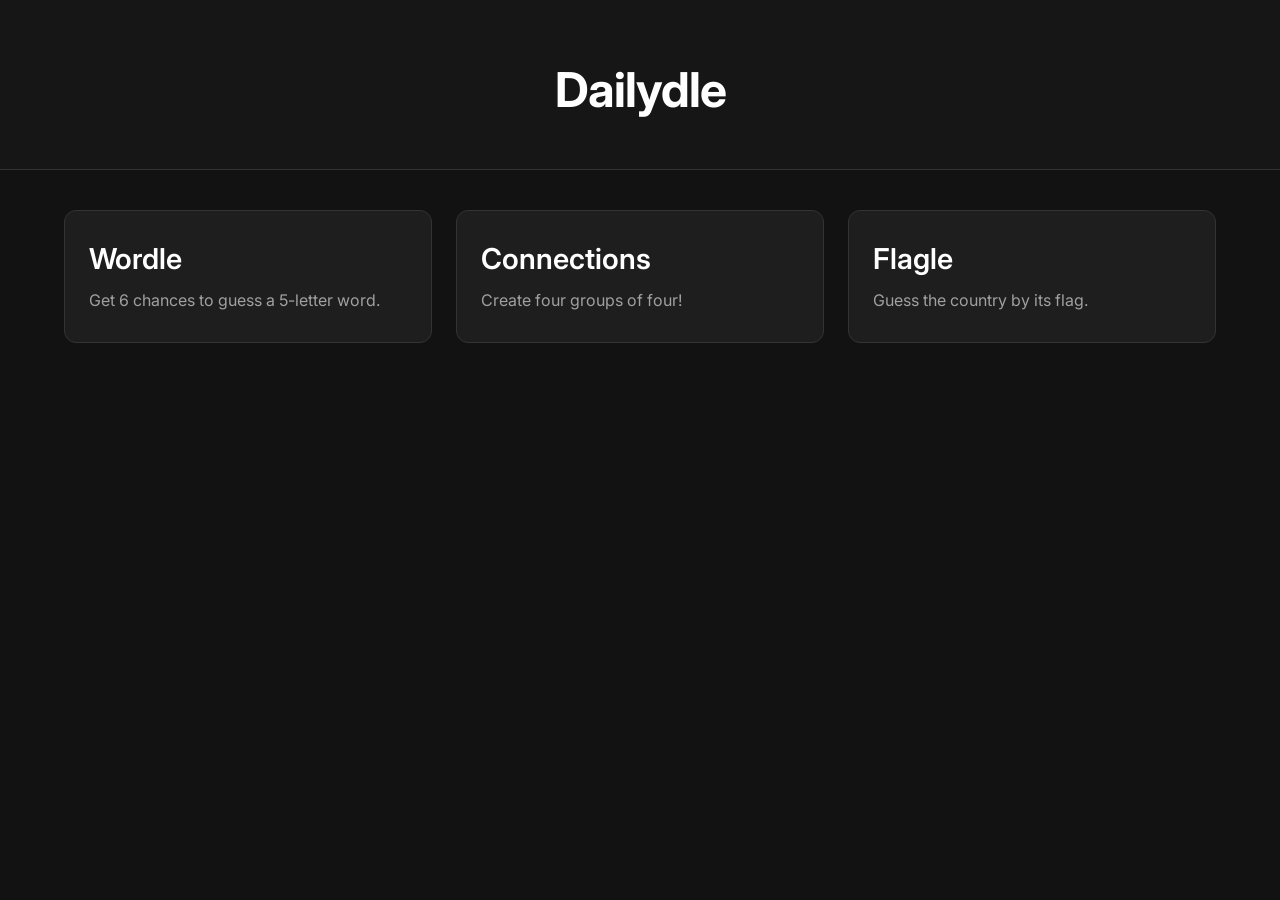
<file: index.html>
<!DOCTYPE html>
<html lang="en">
<head>
    <meta charset="UTF-8">
    <meta name="viewport" content="width=device-width, initial-scale=1.0">
    <title>Dailydle</title>
    <link rel="preconnect" href="https://fonts.googleapis.com">
    <link rel="preconnect" href="https://fonts.gstatic.com" crossorigin>
    <link href="https://fonts.googleapis.com/css2?family=Inter:wght@400;600;700&display=swap" rel="stylesheet">
    <link rel="stylesheet" href="style.css">
</head>
<body>
    <header class="hub-header">
        <h1>Dailydle</h1>
    </header>
    <main class="grid-container" id="menu-container"></main>
    <script src="hub.js"></script>
</body>
</html>
</file>
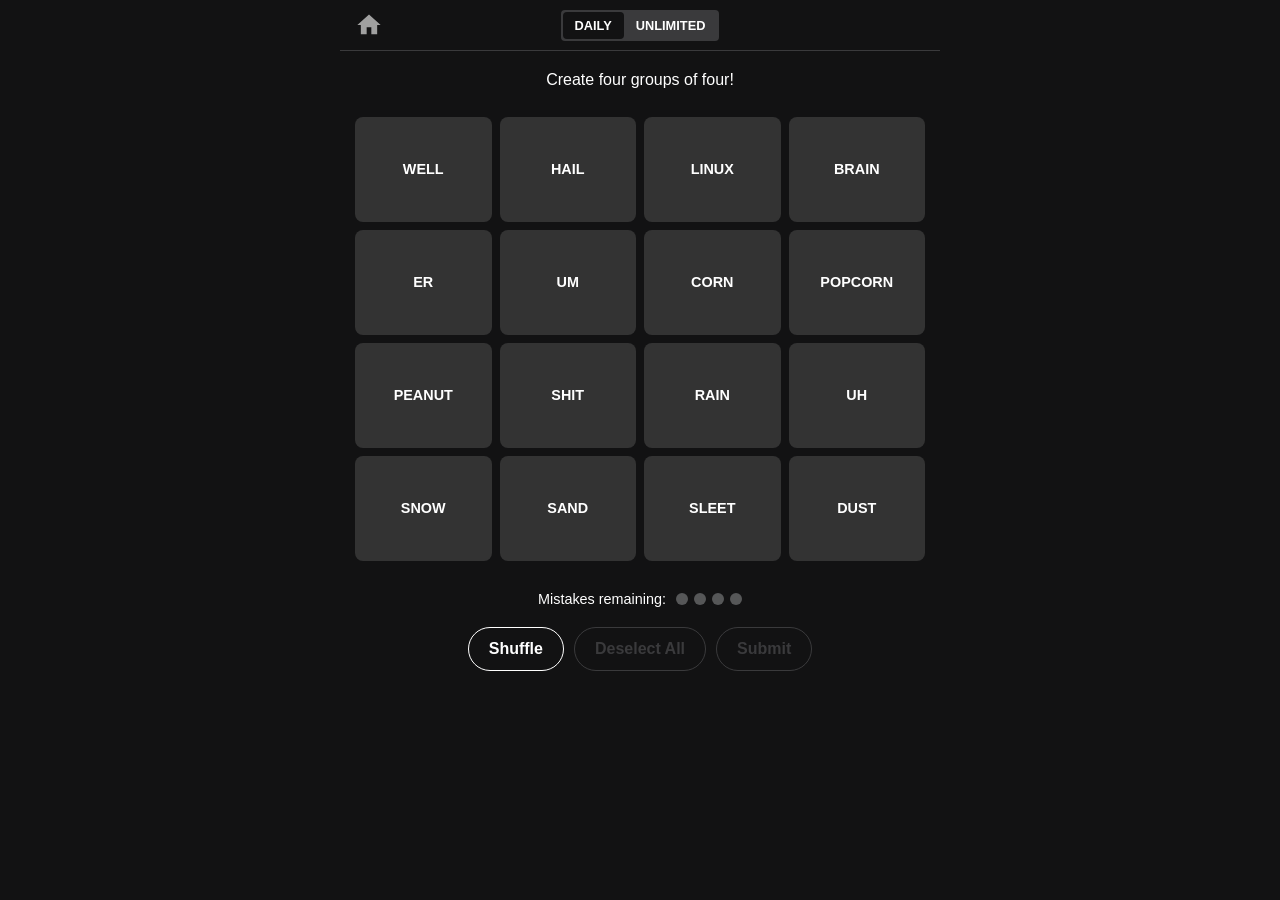
<file: games/connections/index.html>
<!DOCTYPE html>
<html lang="en">
<head>
    <meta charset="UTF-8">
    <meta name="viewport" content="width=device-width, initial-scale=1.0">
    <title>Connections</title>
    <link rel="stylesheet" href="style.css">
</head>
<body>
    <div id="game-container">
        <header id="game-header">
            <a href="../../index.html" id="home-btn" title="Back to Dailydle">
                <svg xmlns="http://www.w3.org/2000/svg" height="28" viewBox="0 0 24 24" width="28" fill="currentColor">
                    <path d="M10 20v-6h4v6h5v-8h3L12 3 2 12h3v8z"/>
                </svg>
            </a>
            <div class="toggle-container">
                <button id="mode-daily" class="mode-btn active">Daily</button>
                <button id="mode-unlimited" class="mode-btn">Unlimited</button>
            </div>
        </header>
        <div id="play-area">
            <div id="instructions">Create four groups of four!</div>
            <div id="board-container">
                <div id="solved-board"></div>
                <div id="board"></div>
            </div>
            <div id="mistakes-container">
                <span>Mistakes remaining:</span>
                <div id="mistakes-bubbles">
                    <span class="bubble"></span>
                    <span class="bubble"></span>
                    <span class="bubble"></span>
                    <span class="bubble"></span>
                </div>
            </div>
            <div id="controls-container">
                <button id="btn-shuffle" class="control-btn">Shuffle</button>
                <button id="btn-deselect" class="control-btn" disabled>Deselect All</button>
                <button id="btn-submit" class="control-btn" disabled>Submit</button>
            </div>
        </div>
        <div id="message-container">
            <div id="message"></div>
        </div>
    </div>
    <script src="script.js"></script>
</body>
</html>
</file>
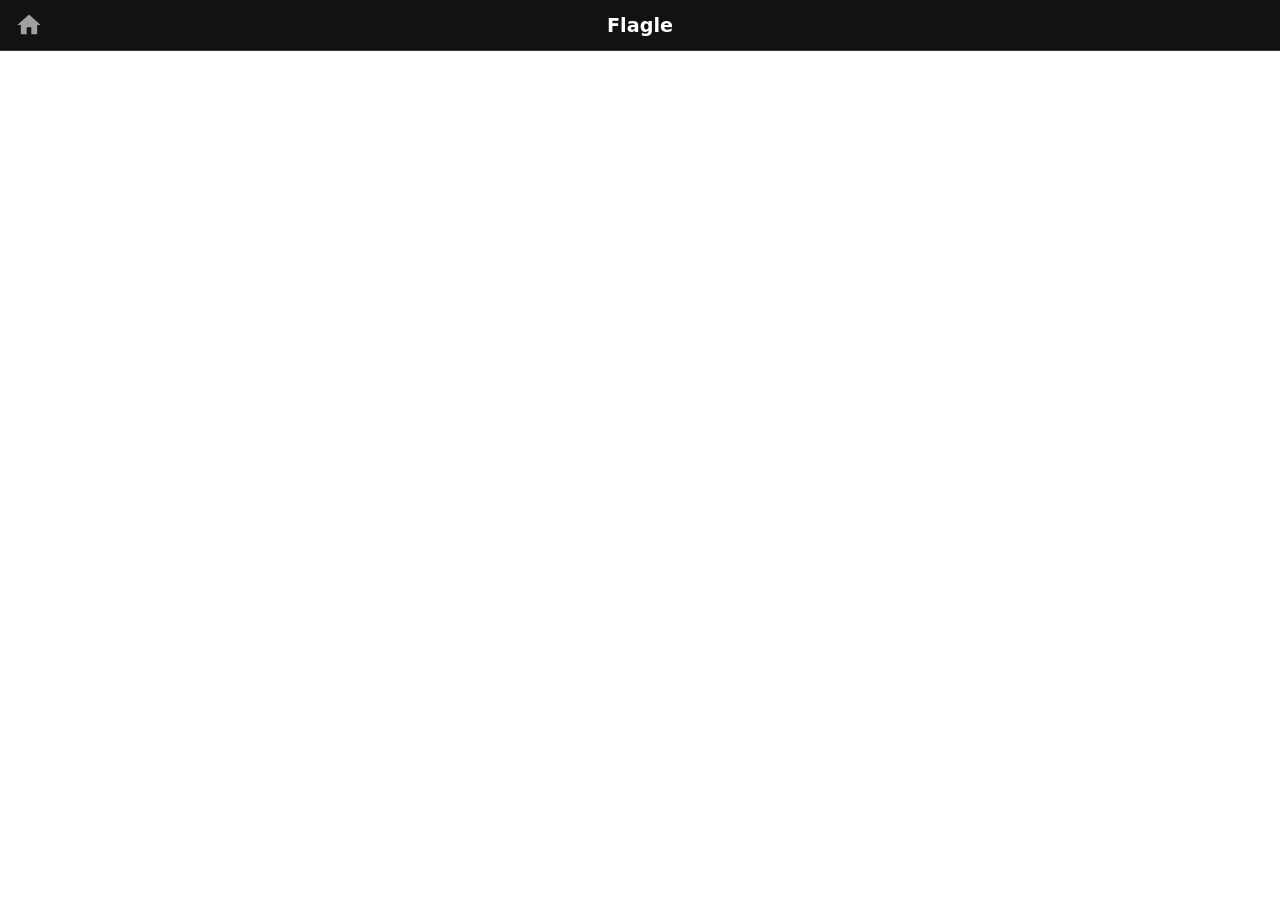
<file: games/flagle/index.html>
<!DOCTYPE html>
<html lang="en">
<head>
    <meta charset="UTF-8">
    <meta name="viewport" content="width=device-width, initial-scale=1.0">
    <title>Flagle</title>
    <link rel="stylesheet" href="style.css">
</head>
<body>
    <div id="game-container">
        <header id="game-header">
            <a href="../../index.html" id="home-btn" title="Back to Dailydle">
                <svg xmlns="http://www.w3.org/2000/svg" height="28" viewBox="0 0 24 24" width="28" fill="currentColor">
                    <path d="M10 20v-6h4v6h5v-8h3L12 3 2 12h3v8z"/>
                </svg>
            </a>
            <h2>Flagle</h2>
        </header>
        <div id="play-area">
            <iframe src="https://www.flagle.io/" title="Flagle Game"></iframe>
        </div>
    </div>
</body>
</html>
</file>
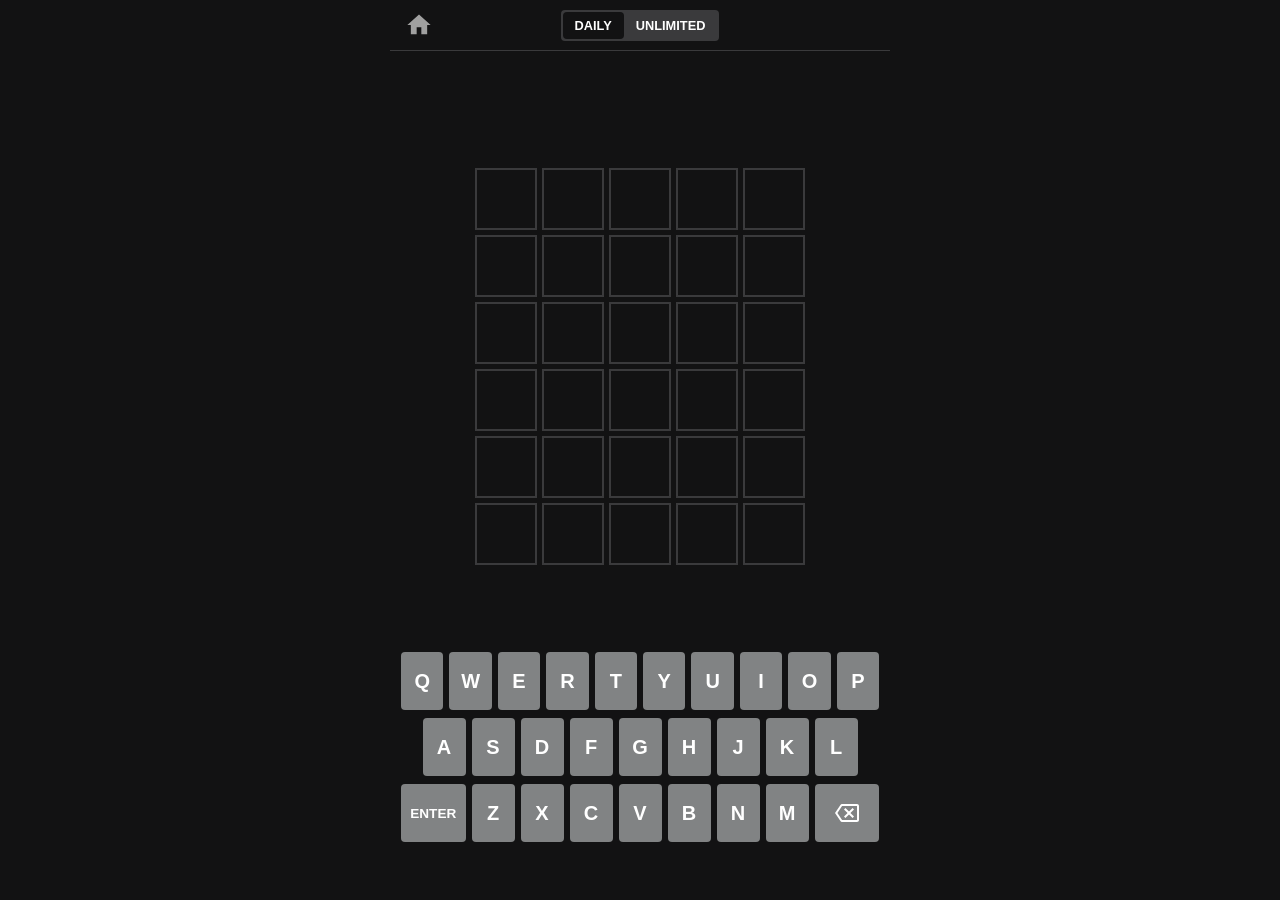
<file: games/wordle/index.html>
<!DOCTYPE html>
<html lang="en">
<head>
    <meta charset="UTF-8">
    <meta name="viewport" content="width=device-width, initial-scale=1.0">
    <title>Wordle</title>
    <link rel="stylesheet" href="style.css">
</head>
<body>
    <div id="game-container">
        <header id="game-header">
            <a href="../../index.html" id="home-btn" title="Back to Dailydle">
                <svg xmlns="http://www.w3.org/2000/svg" height="28" viewBox="0 0 24 24" width="28" fill="currentColor">
                    <path d="M10 20v-6h4v6h5v-8h3L12 3 2 12h3v8z"/>
                </svg>
            </a>
            <div class="toggle-container">
                <button id="mode-daily" class="mode-btn active">Daily</button>
                <button id="mode-unlimited" class="mode-btn">Unlimited</button>
            </div>
        </header>
        <div id="play-area">
            <div id="board-container">
                <div id="board"></div>
            </div>
            <div id="keyboard-container">
                <div id="keyboard"></div>
            </div>
        </div>
        <div id="message-container">
            <div id="message"></div>
        </div>
    </div>
    <script src="script.js"></script>
</body>
</html>
</file>
<file: style.css>
:root {
    --bg-main: #121212;
    --bg-card: #1e1e1e;
    --text-primary: #ffffff;
    --text-secondary: #a0a0a0;
    --accent-color: #538d4e;
    --font-stack: 'Inter', system-ui, -apple-system, sans-serif;
}

* {
    box-sizing: border-box;
    margin: 0;
    padding: 0;
    font-family: var(--font-stack);
}

body {
    background-color: var(--bg-main);
    color: var(--text-primary);
    min-height: 100vh;
    display: flex;
    flex-direction: column;
    align-items: center;
}

.hub-header {
    text-align: center;
    padding: 60px 20px 40px;
    width: 100%;
    border-bottom: 1px solid #333;
    background-color: #161616;
}

.hub-header h1 {
    font-size: 3rem;
    font-weight: 700;
    margin-bottom: 10px;
    letter-spacing: -1px;
}

.hub-header p {
    color: var(--text-secondary);
    font-size: 1.1rem;
}

.grid-container {
    display: grid;
    grid-template-columns: repeat(auto-fill, minmax(300px, 1fr));
    gap: 24px;
    width: 100%;
    max-width: 1200px;
    padding: 40px 24px;
}

.game-tile {
    background-color: var(--bg-card);
    border-radius: 12px;
    padding: 30px 24px;
    text-decoration: none;
    color: inherit;
    border: 1px solid #333;
    transition: transform 0.2s ease, border-color 0.2s ease, box-shadow 0.2s ease;
    display: flex;
    flex-direction: column;
    gap: 12px;
}

.game-tile:hover {
    transform: translateY(-5px);
    border-color: var(--accent-color);
    box-shadow: 0 10px 20px rgba(0, 0, 0, 0.4);
}

.game-tile h2 {
    font-size: 1.8rem;
    color: var(--text-primary);
    font-weight: 600;
}

.game-tile p {
    color: var(--text-secondary);
    font-size: 1rem;
    line-height: 1.5;
}
</file>
<file: games/connections/style.css>
:root {
    --bg-main: #121213;
    --text-primary: #ffffff;
    --text-inverted: #000000;
    --border-inactive: #3a3a3c;
    --tile-bg: #333333;
    --tile-selected: #5a5a5a;
    --color-level-1: #f1d870;
    --color-level-2: #a4c264;
    --color-level-3: #a7c5ea;
    --color-level-4: #c28bcf;
    --font-stack: 'Clear Sans', 'Helvetica Neue', Arial, sans-serif;
}

body {
    background-color: var(--bg-main);
    color: var(--text-primary);
    font-family: var(--font-stack);
    display: flex;
    justify-content: center;
    margin: 0;
    padding: 0;
    min-height: 100vh;
}

#game-container {
    display: flex;
    flex-direction: column;
    align-items: center;
    width: 100%;
    max-width: 600px;
    height: 100vh;
    position: relative;
}

#game-header {
    width: 100%;
    display: flex;
    justify-content: center;
    align-items: center;
    height: 50px;
    border-bottom: 1px solid var(--border-inactive);
    flex-shrink: 0;
    position: relative;
}

#home-btn {
    position: absolute;
    left: 15px;
    color: var(--text-primary);
    text-decoration: none;
    display: flex;
    align-items: center;
    justify-content: center;
    height: 100%;
    opacity: 0.6;
    transition: opacity 0.2s ease;
}

#home-btn:hover {
    opacity: 1;
}

.toggle-container {
    display: flex;
    background-color: var(--border-inactive);
    border-radius: 4px;
    padding: 2px;
}

.mode-btn {
    background: transparent;
    border: none;
    color: var(--text-primary);
    padding: 6px 12px;
    border-radius: 4px;
    cursor: pointer;
    font-family: inherit;
    font-weight: bold;
    font-size: 0.8rem;
    text-transform: uppercase;
}

.mode-btn.active {
    background-color: var(--bg-main);
}

#play-area {
    flex: 1;
    display: flex;
    flex-direction: column;
    align-items: center;
    width: 100%;
    padding: 20px 15px;
    box-sizing: border-box;
}

#instructions {
    font-size: 1rem;
    margin-bottom: 20px;
}

#board-container {
    width: 100%;
    display: flex;
    flex-direction: column;
    gap: 8px;
    margin-bottom: 30px;
}

#solved-board {
    display: flex;
    flex-direction: column;
    gap: 8px;
    width: 100%;
}

.solved-category {
    width: 100%;
    padding: 20px 10px;
    border-radius: 8px;
    display: flex;
    flex-direction: column;
    align-items: center;
    justify-content: center;
    text-align: center;
    color: var(--text-inverted);
    animation: popIn 0.3s ease;
}

.solved-category h3 {
    margin: 0 0 4px 0;
    font-size: 1rem;
    text-transform: uppercase;
    letter-spacing: 1px;
}

.solved-category p {
    margin: 0;
    font-size: 0.9rem;
    text-transform: uppercase;
}

#board {
    display: grid;
    grid-template-columns: repeat(4, 1fr);
    gap: 8px;
    width: 100%;
}

.tile {
    background-color: var(--tile-bg);
    border-radius: 8px;
    display: flex;
    justify-content: center;
    align-items: center;
    text-align: center;
    font-size: 0.9rem;
    font-weight: 700;
    text-transform: uppercase;
    user-select: none;
    cursor: pointer;
    aspect-ratio: 4/3;
    padding: 5px;
    transition: background-color 0.1s, transform 0.1s;
    word-break: break-word;
}

.tile.selected {
    background-color: var(--tile-selected);
    color: var(--text-primary);
}

.tile.shake {
    animation: shake 0.5s;
}

.tile.bounce {
    animation: bounce 0.4s ease;
}

#mistakes-container {
    display: flex;
    align-items: center;
    gap: 10px;
    margin-bottom: 20px;
    font-size: 0.9rem;
}

#mistakes-bubbles {
    display: flex;
    gap: 6px;
}

.bubble {
    width: 12px;
    height: 12px;
    border-radius: 50%;
    background-color: #565758;
    transition: opacity 0.3s ease;
}

.bubble.lost {
    opacity: 0;
}

#controls-container {
    display: flex;
    gap: 10px;
    width: 100%;
    justify-content: center;
}

.control-btn {
    background-color: transparent;
    color: var(--text-primary);
    border: 1px solid var(--text-primary);
    border-radius: 30px;
    padding: 12px 20px;
    font-size: 1rem;
    font-weight: 600;
    cursor: pointer;
    font-family: inherit;
    transition: background-color 0.2s, color 0.2s, opacity 0.2s;
}

.control-btn:disabled {
    border-color: var(--border-inactive);
    color: var(--border-inactive);
    cursor: default;
}

#btn-submit {
    background-color: var(--text-primary);
    color: var(--bg-main);
}

#btn-submit:disabled {
    background-color: transparent;
    border-color: var(--border-inactive);
    color: var(--border-inactive);
}

#message-container {
    position: absolute;
    top: 70px;
    left: 50%;
    transform: translate(-50%, 0);
    z-index: 100;
    pointer-events: none;
}

#message {
    padding: 10px 20px;
    background-color: #ffffff;
    color: #000000;
    border-radius: 4px;
    font-weight: bold;
    opacity: 0;
    transition: opacity 0.3s;
}

#message.visible {
    opacity: 1;
}

@keyframes shake {
    10%, 90% { transform: translateX(-2px); }
    20%, 80% { transform: translateX(4px); }
    30%, 50%, 70% { transform: translateX(-6px); }
    40%, 60% { transform: translateX(6px); }
}

@keyframes bounce {
    0%, 100% { transform: translateY(0); }
    50% { transform: translateY(-10px); }
}

@keyframes popIn {
    0% { transform: scale(0.95); opacity: 0; }
    100% { transform: scale(1); opacity: 1; }
}
</file>
<file: games/flagle/style.css>
:root {
    --bg-main: #121213;
    --text-primary: #ffffff;
    --border-inactive: #3a3a3c;
    --font-stack: 'Inter', system-ui, -apple-system, sans-serif;
}

body {
    background-color: var(--bg-main);
    color: var(--text-primary);
    font-family: var(--font-stack);
    display: flex;
    justify-content: center;
    margin: 0;
    padding: 0;
    height: 100vh;
    overflow: hidden;
}

#game-container {
    display: flex;
    flex-direction: column;
    width: 100%;
    height: 100vh;
    position: relative;
}

#game-header {
    width: 100%;
    display: flex;
    justify-content: center;
    align-items: center;
    height: 50px;
    border-bottom: 1px solid var(--border-inactive);
    flex-shrink: 0;
    position: relative;
    background-color: var(--bg-main);
}

#game-header h2 {
    font-size: 1.2rem;
    margin: 0;
    font-weight: 600;
}

#home-btn {
    position: absolute;
    left: 15px;
    color: var(--text-primary);
    text-decoration: none;
    display: flex;
    align-items: center;
    justify-content: center;
    height: 100%;
    opacity: 0.6;
    transition: opacity 0.2s ease;
}

#home-btn:hover {
    opacity: 1;
}

#play-area {
    flex: 1;
    width: 100%;
    display: flex;
}

iframe {
    width: 100%;
    height: 100%;
    border: none;
    background-color: #ffffff;
}
</file>
<file: games/wordle/style.css>
:root {
    --bg-main: #121213;
    --text-primary: #ffffff;
    --border-inactive: #3a3a3c;
    --border-active: #565758;
    --key-bg: #818384;
    --key-bg-wrong: #3a3a3c;
    --key-bg-correct: #538d4e;
    --key-bg-present: #b59f3b;
    --color-correct: #538d4e;
    --color-present: #b59f3b;
    --color-absent: #3a3a3c;
    --color-filled: #ffffff;
    --tile-size: 62px;
}
body {
    background-color: var(--bg-main);
    color: var(--text-primary);
    font-family: 'Clear Sans', 'Helvetica Neue', Arial, sans-serif;
    display: flex;
    justify-content: center;
    margin: 0;
    padding: 0;
    height: 100vh;
    overflow: hidden;
}
#game-container {
    display: flex;
    flex-direction: column;
    align-items: center;
    max-width: 500px;
    width: 100%;
    height: 100vh;
    position: relative;
}
#game-header {
    width: 100%;
    display: flex;
    justify-content: center;
    align-items: center;
    height: 50px;
    border-bottom: 1px solid var(--border-inactive);
    flex-shrink: 0;
    position: relative;
}
#home-btn {
    position: absolute;
    left: 15px;
    color: var(--text-primary);
    text-decoration: none;
    display: flex;
    align-items: center;
    justify-content: center;
    height: 100%;
    opacity: 0.6;
    transition: opacity 0.2s ease;
}
#home-btn:hover {
    opacity: 1;
}
.toggle-container {
    display: flex;
    background-color: var(--border-inactive);
    border-radius: 4px;
    padding: 2px;
}
.mode-btn {
    background: transparent;
    border: none;
    color: var(--text-primary);
    padding: 6px 12px;
    border-radius: 4px;
    cursor: pointer;
    font-family: inherit;
    font-weight: bold;
    font-size: 0.8rem;
    text-transform: uppercase;
}
.mode-btn.active {
    background-color: var(--bg-main);
}
#play-area {
    flex: 1;
    display: flex;
    flex-direction: column;
    justify-content: space-between;
    align-items: center;
    width: 100%;
    padding: 30px 0;
    box-sizing: border-box;
}
#board-container {
    display: flex;
    justify-content: center;
    align-items: center;
    flex: 1;
}
#board {
    display: grid;
    grid-template-rows: repeat(6, 1fr);
    grid-gap: 5px;
}
.row {
    display: grid;
    grid-template-columns: repeat(5, 1fr);
    grid-gap: 5px;
}
.tile {
    width: var(--tile-size);
    height: var(--tile-size);
    border: 2px solid var(--border-inactive);
    display: flex;
    justify-content: center;
    align-items: center;
    font-size: 2rem;
    font-weight: bold;
    text-transform: uppercase;
    user-select: none;
    box-sizing: border-box;
}
.tile[data-state='filled'] {
    border-color: var(--border-active);
    animation: pop 0.1s ease-in-out;
}
.tile[data-state='correct'] {
    background-color: var(--color-correct);
    border-color: var(--color-correct);
    color: var(--color-filled);
}
.tile[data-state='present'] {
    background-color: var(--color-present);
    border-color: var(--color-present);
    color: var(--color-filled);
}
.tile[data-state='absent'] {
    background-color: var(--color-absent);
    border-color: var(--color-absent);
    color: var(--color-filled);
}
.tile.flip-in {
    animation: flipIn 250ms ease-in forwards;
}
.tile.flip-out {
    animation: flipOut 250ms ease-out forwards;
}
.tile.bounce {
    animation: bounce 1s ease-in-out;
}
.row.shake {
    animation: shake 0.6s;
}
#keyboard-container {
    width: 100%;
    padding: 0 8px;
    box-sizing: border-box;
    margin-bottom: 20px;
}
#keyboard {
    margin: 0 auto;
    width: 100%;
    display: flex;
    flex-direction: column;
}
.keyboard-row {
    display: flex;
    width: 100%;
    margin: 0 auto 8px;
    touch-action: manipulation;
    justify-content: center;
}
.key {
    font-family: inherit;
    font-weight: bold;
    font-size: 1.25em;
    border: 0;
    padding: 0;
    margin: 0 3px;
    height: 58px;
    background-color: var(--key-bg);
    color: var(--text-primary);
    border-radius: 4px;
    cursor: pointer;
    user-select: none;
    flex: 1 1 0%;
    display: flex;
    justify-content: center;
    align-items: center;
    text-transform: uppercase;
    -webkit-tap-highlight-color: rgba(0,0,0,0.3);
}
.key:hover {
    filter: brightness(0.9);
}
.key[data-key='enter'], .key[data-key='backspace'] {
    flex: 1.5 1 0%;
    font-size: 0.85em;
}
.spacer {
    flex: 0.5 1 0%;
}
.key.correct { background-color: var(--key-bg-correct); }
.key.present { background-color: var(--key-bg-present); }
.key.absent { background-color: var(--key-bg-wrong); }
#message-container {
    position: absolute;
    top: 70px;
    left: 50%;
    transform: translate(-50%, 0);
    z-index: 100;
    pointer-events: none;
}
#message {
    padding: 10px 15px;
    background-color: #ffffff;
    color: #000000;
    border-radius: 4px;
    font-weight: bold;
    opacity: 0;
    transition: opacity 0.3s;
}
#message.visible {
    opacity: 1;
}

@keyframes pop {
    0% { transform: scale(0.8); }
    40% { transform: scale(1.1); }
    100% { transform: scale(1); }
}
@keyframes flipIn {
    0% { transform: rotateX(0); }
    100% { transform: rotateX(-90deg); }
}
@keyframes flipOut {
    0% { transform: rotateX(-90deg); }
    100% { transform: rotateX(0); }
}
@keyframes bounce {
    0%, 20% { transform: translateY(0); }
    40% { transform: translateY(-30px); }
    50% { transform: translateY(5px); }
    60% { transform: translateY(-15px); }
    80% { transform: translateY(2px); }
    100% { transform: translateY(0); }
}
@keyframes shake {
    10%, 90% { transform: translateX(-1px); }
    20%, 80% { transform: translateX(2px); }
    30%, 50%, 70% { transform: translateX(-4px); }
    40%, 60% { transform: translateX(4px); }
}
</file>
